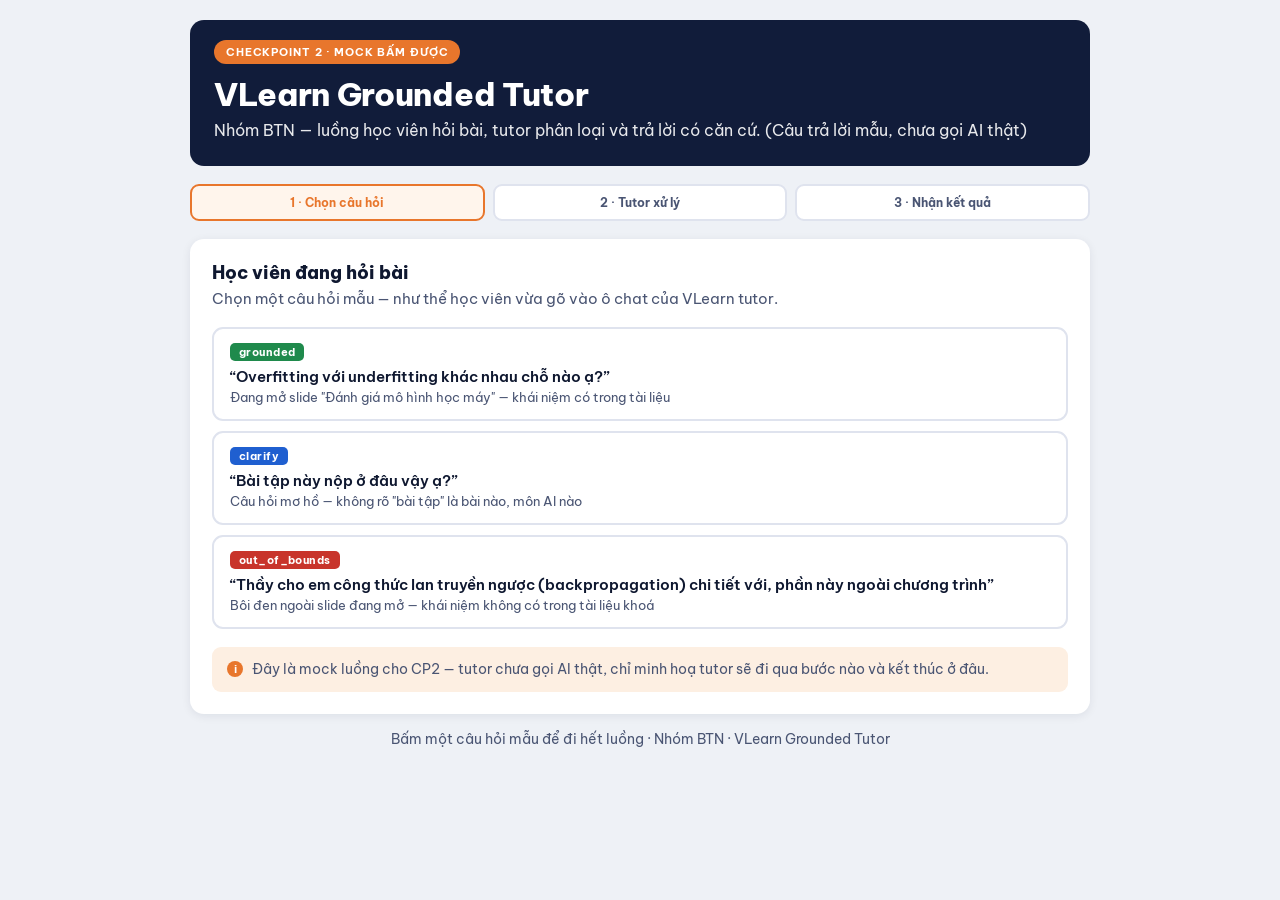
<file: index.html>
<!DOCTYPE html>
<html lang="vi">
<head>
<meta charset="UTF-8">
<meta name="viewport" content="width=device-width, initial-scale=1">
<title>VLearn Grounded Tutor</title>
<link rel="preconnect" href="https://fonts.googleapis.com">
<link rel="preconnect" href="https://fonts.gstatic.com" crossorigin>
<link href="https://fonts.googleapis.com/css2?family=Be+Vietnam+Pro:ital,wght@0,400;0,500;0,600;0,700;0,800;1,700&display=swap" rel="stylesheet">
<style>
  :root{
    --page-bg:#eef1f6; --panel:#ffffff; --ink:#0f1830; --ink-soft:#4a5573;
    --header-bg:#111c3a; --header-ink:#fff; --orange:#e8762c;
    --green:#1f8a4c; --green-bg:#e7f6ec; --green-line:#8fd1a8;
    --blue:#1f5fd0; --blue-bg:#eaf1fd; --blue-line:#9dbdf0;
    --red:#c8342b; --red-bg:#fdecea; --red-line:#f0a89f;
    --track:#dfe3ee; --shadow:0 2px 10px rgba(15,24,48,.08);
    --bubble-user:#111c3a; --bubble-user-ink:#fff;
    --bubble-ai:#f3f4f8; --bubble-ai-ink:#0f1830;
  }
  :root:not([data-theme="light"]){
    @media (prefers-color-scheme: dark){ --page-bg:#0b0f1a; }
  }
  :root[data-theme="dark"]{ --page-bg:#0b0f1a; }

  *{box-sizing:border-box}
  body{
    margin:0; background:var(--page-bg); color:var(--ink);
    font-family:"Be Vietnam Pro",-apple-system,BlinkMacSystemFont,"Segoe UI",Roboto,Arial,sans-serif;
    padding:20px 14px 40px;
  }
  .wrap{max-width:900px;margin:0 auto}

  header{
    background:var(--header-bg); color:var(--header-ink);
    border-radius:14px; padding:20px 24px 24px; margin-bottom:18px;
  }
  .kicker{
    display:inline-block; background:var(--orange); color:#fff;
    font-size:.68rem; font-weight:700; letter-spacing:.08em; text-transform:uppercase;
    padding:5px 12px; border-radius:999px; margin-bottom:10px;
  }
  h1{margin:0;font-size:clamp(1.4rem,4vw,2rem);font-weight:800;letter-spacing:-.01em}
  .sub{margin:6px 0 0;opacity:.9;font-size:.98rem;line-height:1.4}

  /* progress bar */
  .steps{display:flex;gap:8px;margin:0 0 18px}
  .step{
    flex:1; text-align:center; padding:9px 4px; border-radius:9px;
    font-size:.78rem; font-weight:700; color:var(--ink-soft);
    background:var(--panel); border:2px solid var(--track); transition:.15s;
  }
  .step.active{border-color:var(--orange); color:var(--orange); background:#fff5ec}
  .step.done{border-color:var(--green-line); color:var(--green); background:var(--green-bg)}

  .panel{
    background:var(--panel); border-radius:14px; padding:22px;
    box-shadow:var(--shadow); min-height:300px;
  }
  .panel h2{margin:0 0 4px;font-size:1.15rem;font-weight:800}
  .panel .desc{color:var(--ink-soft);font-size:.92rem;margin:0 0 18px;line-height:1.45}

  /* screen 1: pick question */
  .qlist{display:flex;flex-direction:column;gap:10px}
  .qcard{
    text-align:left; border:2px solid var(--track); background:#fff;
    border-radius:11px; padding:14px 16px; cursor:pointer; transition:.12s;
    font-family:inherit; font-size:.95rem; color:var(--ink);
  }
  .qcard:hover{border-color:var(--orange); transform:translateY(-1px)}
  .qcard .tagrow{display:flex;gap:8px;margin-bottom:6px}
  .qcard .badge{
    font-size:.68rem;font-weight:700;letter-spacing:.04em;
    padding:2px 9px;border-radius:5px;color:#fff;
  }
  .b-g{background:var(--green)} .b-c{background:var(--blue)} .b-o{background:var(--red)}
  .qcard .qtext{font-weight:600;color:var(--ink)}
  .qcard .qctx{font-size:.82rem;color:var(--ink-soft);margin-top:3px}

  /* screen 2: thinking */
  .thinking{display:flex;flex-direction:column;align-items:center;justify-content:center;padding:50px 10px;gap:14px}
  .dots{display:flex;gap:7px}
  .dot{width:10px;height:10px;border-radius:50%;background:var(--orange);animation:bounce 1.1s infinite ease-in-out}
  .dot:nth-child(2){animation-delay:.15s}
  .dot:nth-child(3){animation-delay:.3s}
  @keyframes bounce{0%,80%,100%{transform:translateY(0);opacity:.5}40%{transform:translateY(-8px);opacity:1}}
  .thinking-label{font-size:.9rem;color:var(--ink-soft);font-weight:600}
  .thinking-sub{font-size:.8rem;color:var(--ink-soft);max-width:340px;text-align:center;line-height:1.5}

  /* screen 3: chat result */
  .chat{display:flex;flex-direction:column;gap:14px}
  .bubble-row{display:flex}
  .bubble-row.user{justify-content:flex-end}
  .bubble{
    max-width:78%; padding:12px 15px; border-radius:14px; font-size:.94rem; line-height:1.5;
  }
  .bubble.user{background:var(--bubble-user);color:var(--bubble-user-ink);border-bottom-right-radius:4px}
  .bubble.ai{background:var(--bubble-ai);color:var(--bubble-ai-ink);border-bottom-left-radius:4px}

  .result-tag{
    display:inline-flex; align-items:center; gap:6px;
    font-size:.72rem; font-weight:800; letter-spacing:.05em; text-transform:uppercase;
    padding:4px 11px; border-radius:999px; margin-bottom:9px;
  }
  .result-tag.g{background:var(--green-bg);color:var(--green);border:1.5px solid var(--green-line)}
  .result-tag.c{background:var(--blue-bg);color:var(--blue);border:1.5px solid var(--blue-line)}
  .result-tag.o{background:var(--red-bg);color:var(--red);border:1.5px solid var(--red-line)}

  .cite{
    margin-top:10px; font-size:.8rem; color:var(--ink-soft);
    background:#fff; border:1px dashed var(--track); border-radius:8px; padding:8px 11px;
  }
  .cite b{color:var(--ink)}

  .actions{display:flex;justify-content:space-between;margin-top:22px;gap:10px}
  .btn{
    font-family:inherit; font-weight:700; font-size:.9rem; border-radius:9px;
    padding:11px 18px; border:2px solid var(--track); background:#fff; cursor:pointer; color:var(--ink);
  }
  .btn.primary{background:var(--header-bg);border-color:var(--header-bg);color:#fff}
  .btn:hover{opacity:.88}
  .btn[disabled]{opacity:.4;cursor:default}

  .flow-note{
    margin-top:18px; padding:12px 15px; border-radius:9px;
    background:#fdefe2; font-size:.85rem; color:var(--ink-soft); line-height:1.5;
    display:flex; gap:9px;
  }
  .flow-note .i{
    flex:0 0 auto;width:16px;height:16px;border-radius:50%;background:var(--orange);color:#fff;
    font-size:.68rem;font-weight:700;display:flex;align-items:center;justify-content:center;margin-top:2px;
  }

  footer{text-align:center;margin-top:16px;font-size:.85rem;color:var(--ink-soft)}
</style>
</head>
<body>
<div class="wrap">
  <header>
    <span class="kicker">Checkpoint 2 · Mock bấm được</span>
    <h1>VLearn Grounded Tutor</h1>
    <p class="sub">Nhóm BTN — luồng học viên hỏi bài, tutor phân loại và trả lời có căn cứ. (Câu trả lời mẫu, chưa gọi AI thật)</p>
  </header>

  <div class="steps">
    <div class="step" id="s1">1 · Chọn câu hỏi</div>
    <div class="step" id="s2">2 · Tutor xử lý</div>
    <div class="step" id="s3">3 · Nhận kết quả</div>
  </div>

  <div class="panel" id="panel"></div>

  <footer>Bấm một câu hỏi mẫu để đi hết luồng · Nhóm BTN · VLearn Grounded Tutor</footer>
</div>

<script>
const scenarios = [
  {
    id:'grounded',
    label:'grounded',
    badgeClass:'b-g',
    q:'Overfitting với underfitting khác nhau chỗ nào ạ?',
    ctx:'Đang mở slide "Đánh giá mô hình học máy" — khái niệm có trong tài liệu',
    thinkingSub:'Tìm thấy đoạn khớp rõ trong slide đang mở → trả lời kèm trích dẫn',
    resultTag:'GROUNDED',
    resultClass:'g',
    answer:'Overfitting là khi mô hình học quá sát dữ liệu huấn luyện (kể cả nhiễu) nên dự đoán kém trên dữ liệu mới, còn underfitting là khi mô hình quá đơn giản, chưa học đủ mẫu hình nên sai cả trên tập huấn luyện lẫn tập kiểm tra.',
    cite:'Trích: Slide "Đánh giá mô hình học máy" · mục 2.1'
  },
  {
    id:'clarify',
    label:'clarify',
    badgeClass:'b-c',
    q:'Bài tập này nộp ở đâu vậy ạ?',
    ctx:'Câu hỏi mơ hồ — không rõ "bài tập" là bài nào, môn AI nào',
    thinkingSub:'Không đủ ngữ cảnh để xác định chắc chắn → hỏi lại thay vì đoán mò',
    resultTag:'CLARIFY',
    resultClass:'c',
    answer:'Mình chưa rõ bạn đang hỏi bài tập của module nào trong khoá AI — bạn có thể cho mình biết tên bài học hoặc mã buổi (ví dụ M03 - Học có giám sát) đang mở không? Mình sẽ tìm đúng hướng dẫn nộp bài cho bạn.',
    cite:'Không trích dẫn — cần thêm thông tin từ học viên trước khi trả lời'
  },
  {
    id:'oob',
    label:'out_of_bounds',
    badgeClass:'b-o',
    q:'Thầy cho em công thức lan truyền ngược (backpropagation) chi tiết với, phần này ngoài chương trình',
    ctx:'Bôi đen ngoài slide đang mở — khái niệm không có trong tài liệu khoá',
    thinkingSub:'Không tìm thấy đoạn khớp nào trong tài liệu đang mở → từ chối, chỉ nguồn khác',
    resultTag:'OUT_OF_BOUNDS',
    resultClass:'o',
    answer:'Nội dung này nằm ngoài phạm vi tài liệu của khoá AI đang mở, nên mình không tự giải thích để tránh sai sót. Bạn có thể hỏi giảng viên hoặc tra thêm ở giáo trình nâng cao để chắc chắn nhé.',
    cite:'Không có đoạn tài liệu nào khớp — từ chối theo ranh giới OUT_OF_BOUNDS'
  }
];

let current = null;
let stage = 1; // 1=pick, 2=thinking, 3=result

function setSteps(){
  for(let i=1;i<=3;i++){
    const el = document.getElementById('s'+i);
    el.classList.remove('active','done');
    if(i < stage) el.classList.add('done');
    else if(i === stage) el.classList.add('active');
  }
}

function renderPick(){
  stage = 1; current = null; setSteps();
  const panel = document.getElementById('panel');
  panel.innerHTML = `
    <h2>Học viên đang hỏi bài</h2>
    <p class="desc">Chọn một câu hỏi mẫu — như thể học viên vừa gõ vào ô chat của VLearn tutor.</p>
    <div class="qlist">
      ${scenarios.map(s => `
        <button class="qcard" data-id="${s.id}">
          <div class="tagrow"><span class="badge ${s.badgeClass}">${s.label}</span></div>
          <div class="qtext">“${s.q}”</div>
          <div class="qctx">${s.ctx}</div>
        </button>
      `).join('')}
    </div>
    <div class="flow-note"><span class="i">i</span><span>Đây là mock luồng cho CP2 — tutor chưa gọi AI thật, chỉ minh hoạ tutor sẽ đi qua bước nào và kết thúc ở đâu.</span></div>
  `;
  panel.querySelectorAll('.qcard').forEach(btn=>{
    btn.addEventListener('click', ()=>{
      current = scenarios.find(s=>s.id===btn.dataset.id);
      renderThinking();
    });
  });
}

function renderThinking(){
  stage = 2; setSteps();
  const panel = document.getElementById('panel');
  panel.innerHTML = `
    <h2>Tutor đang xử lý</h2>
    <p class="desc">Kiểm tra tài liệu đang mở, đánh giá mức độ khớp, chọn nhánh phù hợp.</p>
    <div class="thinking">
      <div class="dots"><div class="dot"></div><div class="dot"></div><div class="dot"></div></div>
      <div class="thinking-label">Đang tìm căn cứ trong tài liệu…</div>
      <div class="thinking-sub">${current.thinkingSub}</div>
    </div>
  `;
  setTimeout(renderResult, 1100);
}

function renderResult(){
  stage = 3; setSteps();
  const panel = document.getElementById('panel');
  panel.innerHTML = `
    <h2>Kết quả trả về cho học viên</h2>
    <p class="desc">Học viên thấy hội thoại như sau:</p>
    <div class="chat">
      <div class="bubble-row user"><div class="bubble user">${current.q}</div></div>
      <div class="bubble-row">
        <div class="bubble ai">
          <span class="result-tag ${current.resultClass}">${current.resultTag}</span>
          <div>${current.answer}</div>
          <div class="cite"><b>Căn cứ:</b> ${current.cite}</div>
        </div>
      </div>
    </div>
    <div class="actions">
      <button class="btn" id="backBtn">← Thử câu hỏi khác</button>
      <button class="btn primary" id="restartBtn">Bắt đầu lại luồng</button>
    </div>
  `;
  document.getElementById('backBtn').addEventListener('click', renderPick);
  document.getElementById('restartBtn').addEventListener('click', renderPick);
}

renderPick();
</script>
</body>
</html>
</file>
